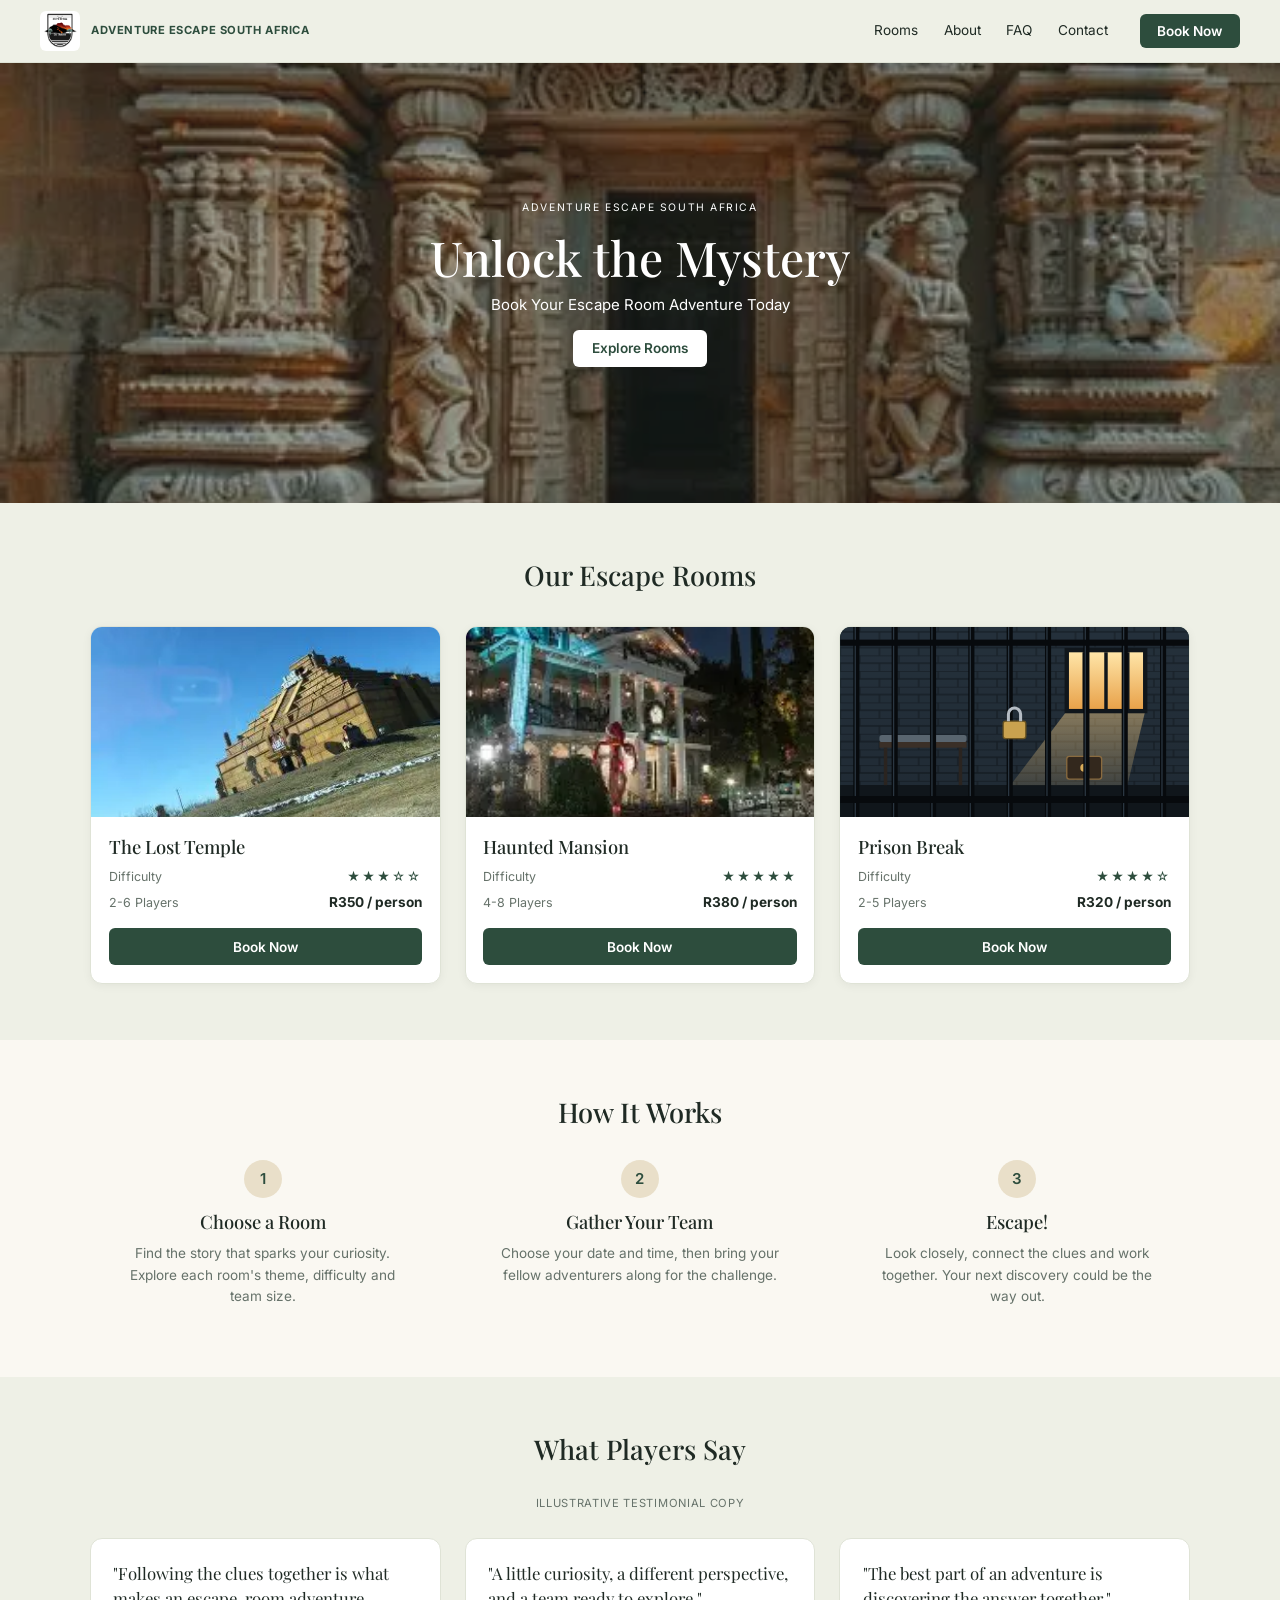
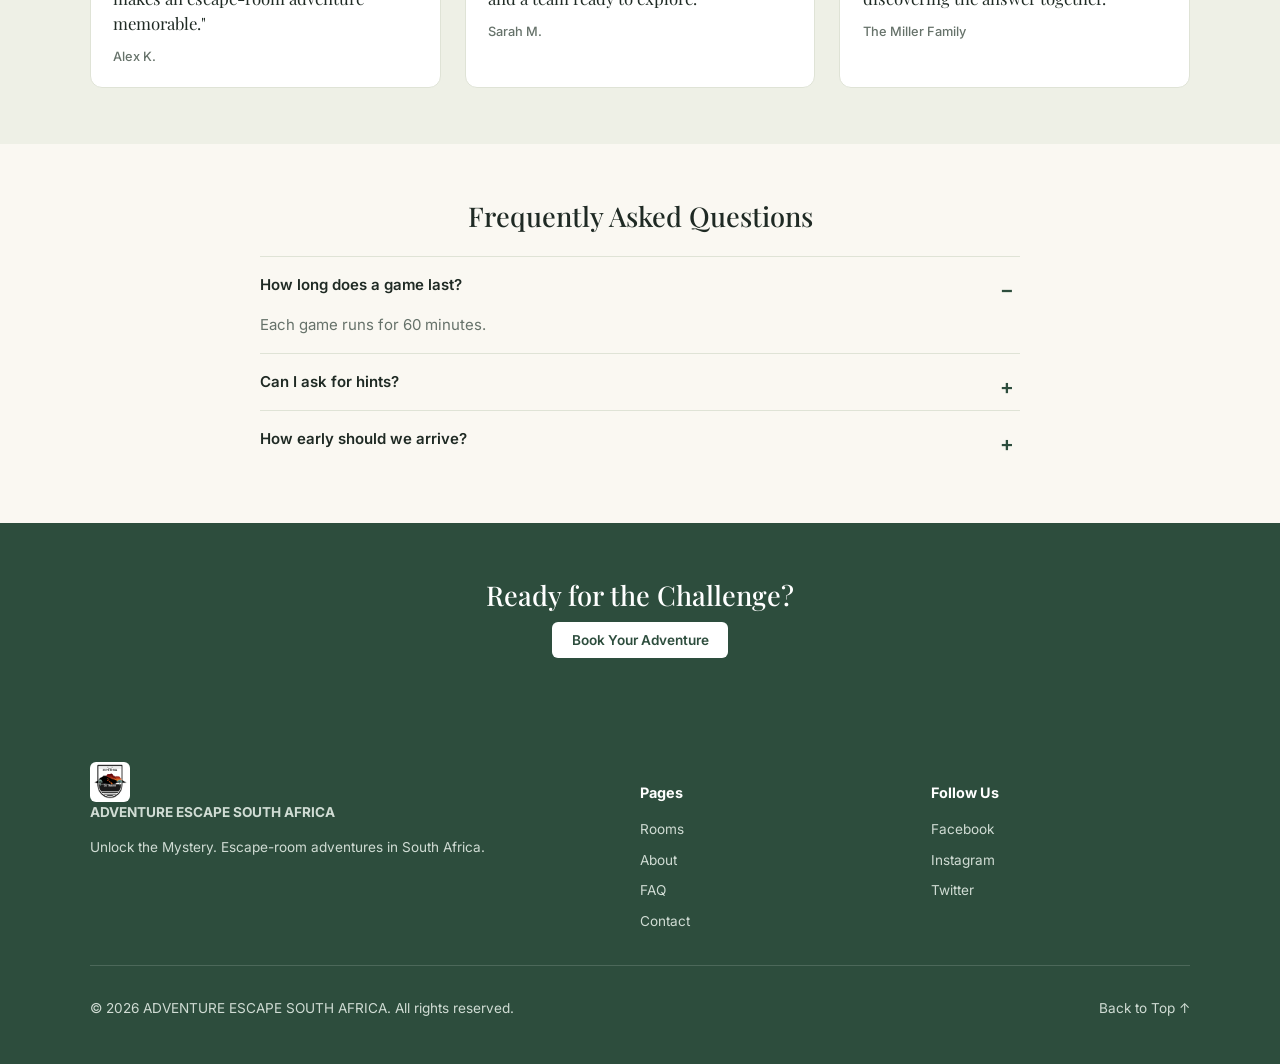
<file: index.html>
<!DOCTYPE html>
<html lang="en">

<head>
    <meta charset="UTF-8">
    <meta name="viewport" content="width=device-width, initial-scale=1.0">
    <link rel="stylesheet" href="styles.css">
   <script src="script.js" defer></script>
    <title>Adventure Escape South Africa - Home</title>
</head>

<body id="top">
    <header>
        <a href="index.html"><img src="images/logo.png" alt="Adventure Escape South Africa logo" width="40" height="40"> <strong>ADVENTURE ESCAPE SOUTH AFRICA</strong></a>
        <nav>
            <ul>
                <li><a href="rooms.html">Rooms</a></li>
                <li><a href="about.html">About</a></li>
                <li><a href="index.html#faq">FAQ</a></li>
                <li><a href="contact.html">Contact</a></li>
            </ul>
        </nav>
        <a href="booking.html"><button type="button">Book Now</button></a>
    </header>
    <hr>
    <main>
        <section>
            <img src="images/ancient-temple-entrance.webp" alt="Ancient temple entrance" width="100%">
            <p>ADVENTURE ESCAPE SOUTH AFRICA</p>
            <h1>Unlock the Mystery</h1>
            <p>Book Your Escape Room Adventure Today</p>
            <a href="rooms.html"><button type="button">Explore Rooms</button></a>
        </section>

        <section>
            <h2>Our Escape Rooms</h2>
            <article>
                <img src="images/lost-temple.webp" alt="The Lost Temple" width="300">
                <p><small></small></p>
                <h3>The Lost Temple</h3>
                <p>Difficulty: 3 / 5</p>
                <p>2-6 Players | R350 / person</p>
                <a href="booking.html"><button type="button">Book Now</button></a>
            </article>
            <article>
                <img src="images/haunted-mansion.webp" alt="Haunted Mansion" width="300">
                <p><small></small></p>
                <h3>Haunted Mansion</h3>
                <p>Difficulty: 5 / 5</p>
                <p>4-8 Players | R380 / person</p>
                <a href="booking.html"><button type="button">Book Now</button></a>
            </article>
            <article>
                <img src="images/prison-break.svg" alt="Prison Break" width="300">
                <p><small></small></p>
                <h3>Prison Break</h3>
                <p>Difficulty: 4 / 5</p>
                <p>2-5 Players | R320 / person</p>
                <a href="booking.html"><button type="button">Book Now</button></a>
            </article>
        </section>

        <section>
            <h2>How It Works</h2>
            <ol>
                <li>
                    <h3>Choose a Room</h3>
                    <p>Find the story that sparks your curiosity. Explore each room's theme, difficulty and team size.</p>
                </li>
                <li>
                    <h3>Gather Your Team</h3>
                    <p>Choose your date and time, then bring your fellow adventurers along for the challenge.</p>
                </li>
                <li>
                    <h3>Escape!</h3>
                    <p>Look closely, connect the clues and work together. Your next discovery could be the way out.</p>
                </li>
            </ol>
        </section>

        <section>
            <h2>What Players Say</h2>
            <p><small>Illustrative testimonial copy</small></p>
            <blockquote>
                <p>"Following the clues together is what makes an escape-room adventure memorable."</p>
                <footer>Alex K.</footer>
            </blockquote>
            <blockquote>
                <p>"A little curiosity, a different perspective, and a team ready to explore."</p>
                <footer>Sarah M.</footer>
            </blockquote>
            <blockquote>
                <p>"The best part of an adventure is discovering the answer together."</p>
                <footer>The Miller Family</footer>
            </blockquote>
        </section>

        <section id="faq">
            <h2>Frequently Asked Questions</h2>
            <dl>
                <dt>How long does a game last?</dt>
                <dd>Each game runs for 60 minutes.</dd>
                <dt>Can I ask for hints?</dt>
                <dd>Yes, you can ask your game master for up to 3 clues.</dd>
                <dt>How early should we arrive?</dt>
                <dd>Please arrive 15 minutes before your scheduled start time.</dd>
            </dl>
        </section>
    </main>
    <hr>
    <footer>
        <p><img src="images/logo.png" alt="Logo" width="40" height="40"> <strong>ADVENTURE ESCAPE SOUTH AFRICA</strong></p>
        <p>Unlock the Mystery. Escape-room adventures in South Africa.</p>
        <h4>Pages</h4>
        <ul>
            <li><a href="rooms.html">Rooms</a></li>
            <li><a href="about.html">About</a></li>
            <li><a href="index.html#faq">FAQ</a></li>
            <li><a href="contact.html">Contact</a></li>
        </ul>
        <h4>Follow Us</h4>
        <ul>
            <li><a href="#">Facebook</a></li>
            <li><a href="#">Instagram</a></li>
            <li><a href="#">Twitter</a></li>
        </ul>
        <p>&copy; 2026 ADVENTURE ESCAPE SOUTH AFRICA. All rights reserved.</p>
        <p><a href="#top">Back to Top &uarr;</a></p>
    </footer>
</body>

</html>
</file>
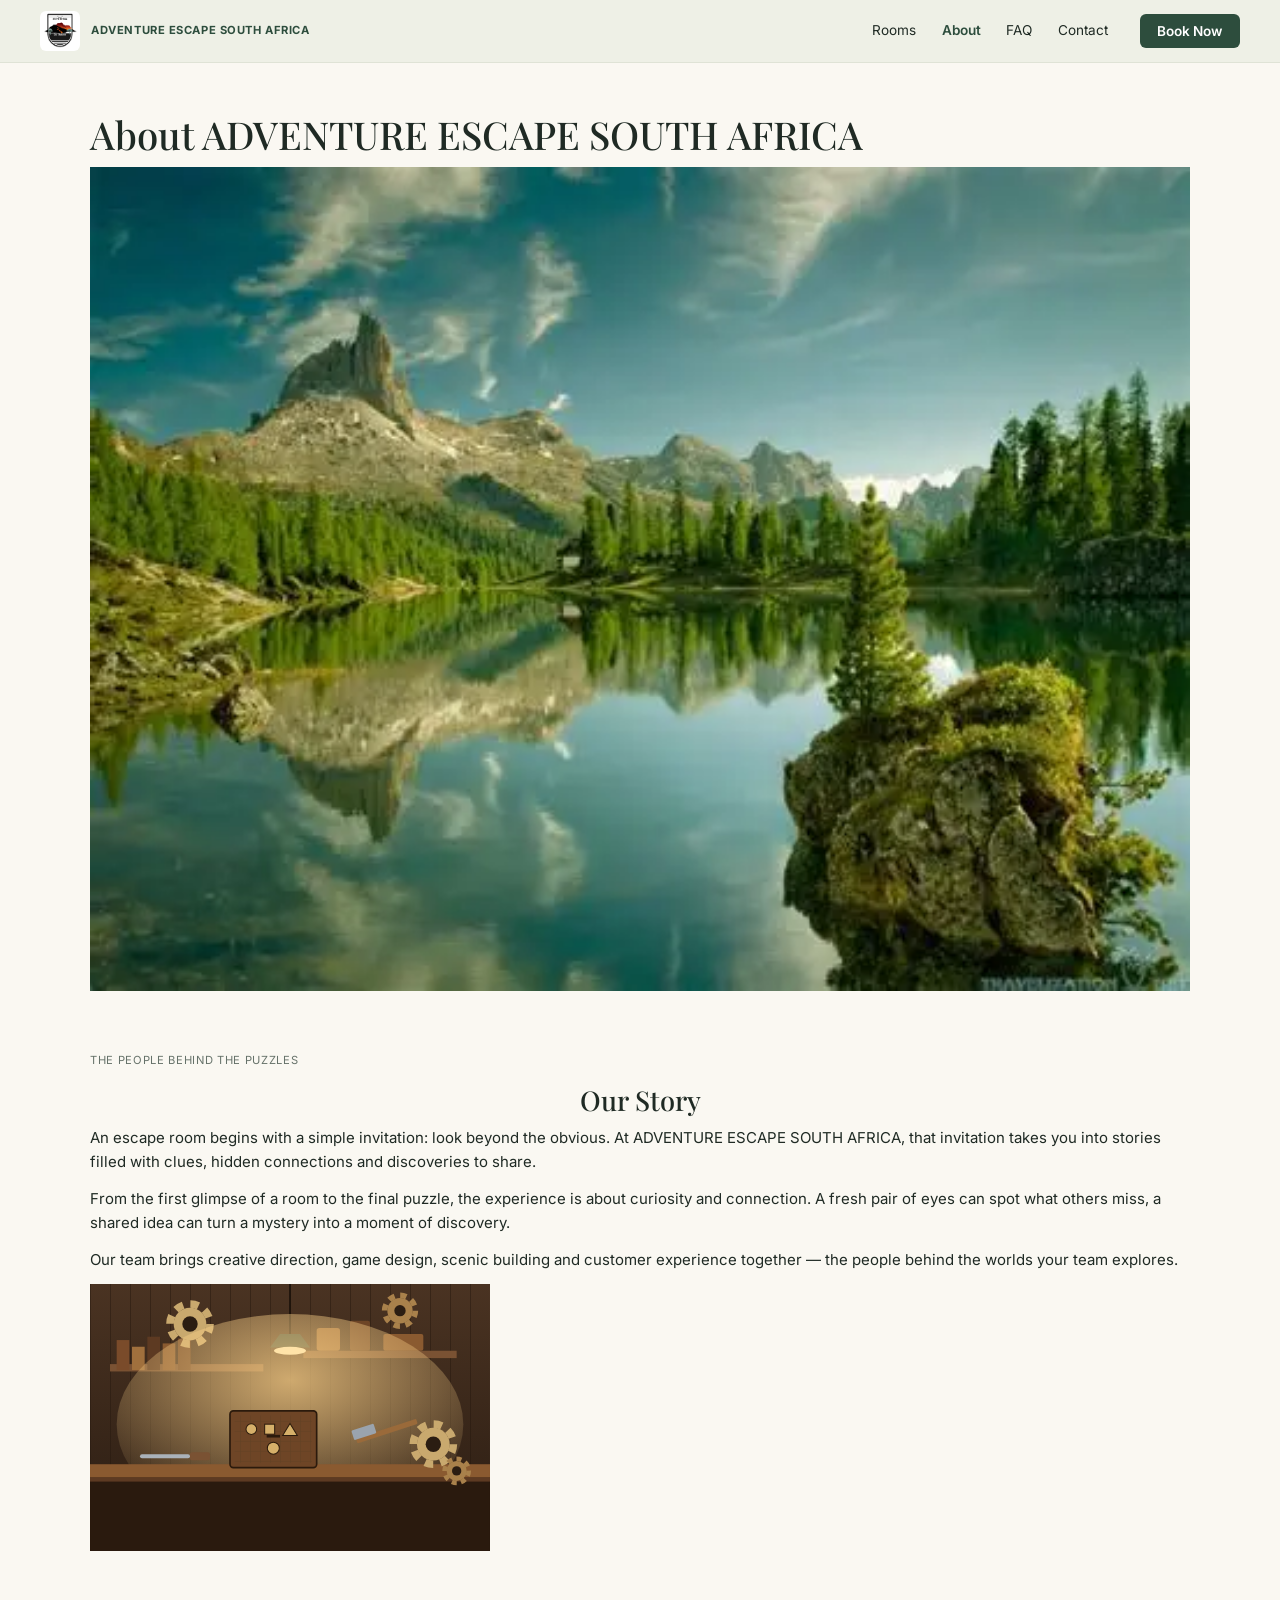
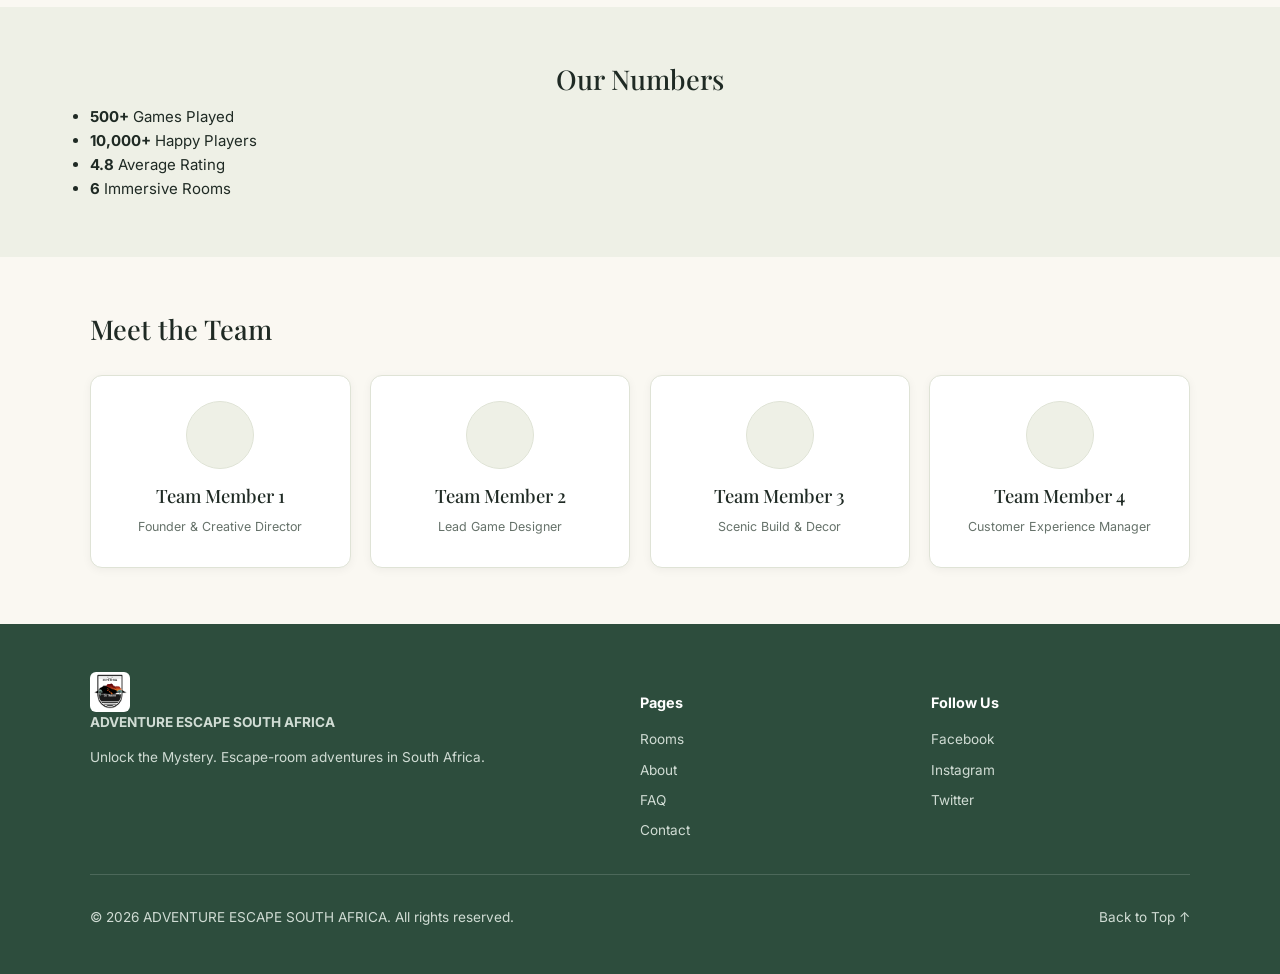
<file: about.html>
<!DOCTYPE html>
<html lang="en">

<head>
    <meta charset="UTF-8">
    <meta name="viewport" content="width=device-width, initial-scale=1.0">
    <link rel="stylesheet" href="styles.css">
   <script src="script.js" defer></script>
    <title>About - Adventure Escape South Africa</title>
</head>

<body id="top">
    <header>
        <a href="index.html"><img src="images/logo.png" alt="Adventure Escape South Africa logo" width="40" height="40"> <strong>ADVENTURE ESCAPE SOUTH AFRICA</strong></a>
        <nav>
            <ul>
                <li><a href="rooms.html">Rooms</a></li>
                <li><a href="about.html">About</a></li>
                <li><a href="index.html#faq">FAQ</a></li>
                <li><a href="contact.html">Contact</a></li>
            </ul>
        </nav>
        <a href="booking.html"><button type="button">Book Now</button></a>
    </header>
    <hr>
    <main>
        <h1>About ADVENTURE ESCAPE SOUTH AFRICA</h1>
        <img src="images/lake-adventure.webp" alt="A group of friends solving a puzzle together" width="100%">

        <section>
            <p><small>THE PEOPLE BEHIND THE PUZZLES</small></p>
            <h2>Our Story</h2>
            <p>An escape room begins with a simple invitation: look beyond the obvious. At ADVENTURE ESCAPE SOUTH AFRICA, that invitation takes you into stories filled with clues, hidden connections and discoveries to share.</p>
            <p>From the first glimpse of a room to the final puzzle, the experience is about curiosity and connection. A fresh pair of eyes can spot what others miss, a shared idea can turn a mystery into a moment of discovery.</p>
            <p>Our team brings creative direction, game design, scenic building and customer experience together &mdash; the people behind the worlds your team explores.</p>
            <img src="images/workshop.svg" alt="Craftsmen building a puzzle prop" width="400">
        </section>

        <section>
            <h2>Our Numbers</h2>
            <ul>
                <li><strong>500+</strong> Games Played</li>
                <li><strong>10,000+</strong> Happy Players</li>
                <li><strong>4.8</strong> Average Rating</li>
                <li><strong>6</strong> Immersive Rooms</li>
            </ul>
        </section>

        <section>
            <h2>Meet the Team</h2>
            <article>
                <h3>Team Member 1</h3>
                <p>Founder &amp; Creative Director</p>
            </article>
            <article>
                <h3>Team Member 2</h3>
                <p>Lead Game Designer</p>
            </article>
            <article>
                <h3>Team Member 3</h3>
                <p>Scenic Build &amp; Decor</p>
            </article>
            <article>
                <h3>Team Member 4</h3>
                <p>Customer Experience Manager</p>
            </article>
        </section>
    </main>
    <hr>
    <footer>
        <p><img src="images/logo.png" alt="Logo" width="40" height="40"> <strong>ADVENTURE ESCAPE SOUTH AFRICA</strong></p>
        <p>Unlock the Mystery. Escape-room adventures in South Africa.</p>
        <h4>Pages</h4>
        <ul>
            <li><a href="rooms.html">Rooms</a></li>
            <li><a href="about.html">About</a></li>
            <li><a href="index.html#faq">FAQ</a></li>
            <li><a href="contact.html">Contact</a></li>
        </ul>
        <h4>Follow Us</h4>
        <ul>
            <li><a href="#">Facebook</a></li>
            <li><a href="#">Instagram</a></li>
            <li><a href="#">Twitter</a></li>
        </ul>
        <p>&copy; 2026 ADVENTURE ESCAPE SOUTH AFRICA. All rights reserved.</p>
        <p><a href="#top">Back to Top &uarr;</a></p>
    </footer>
</body>

</html>
</file>
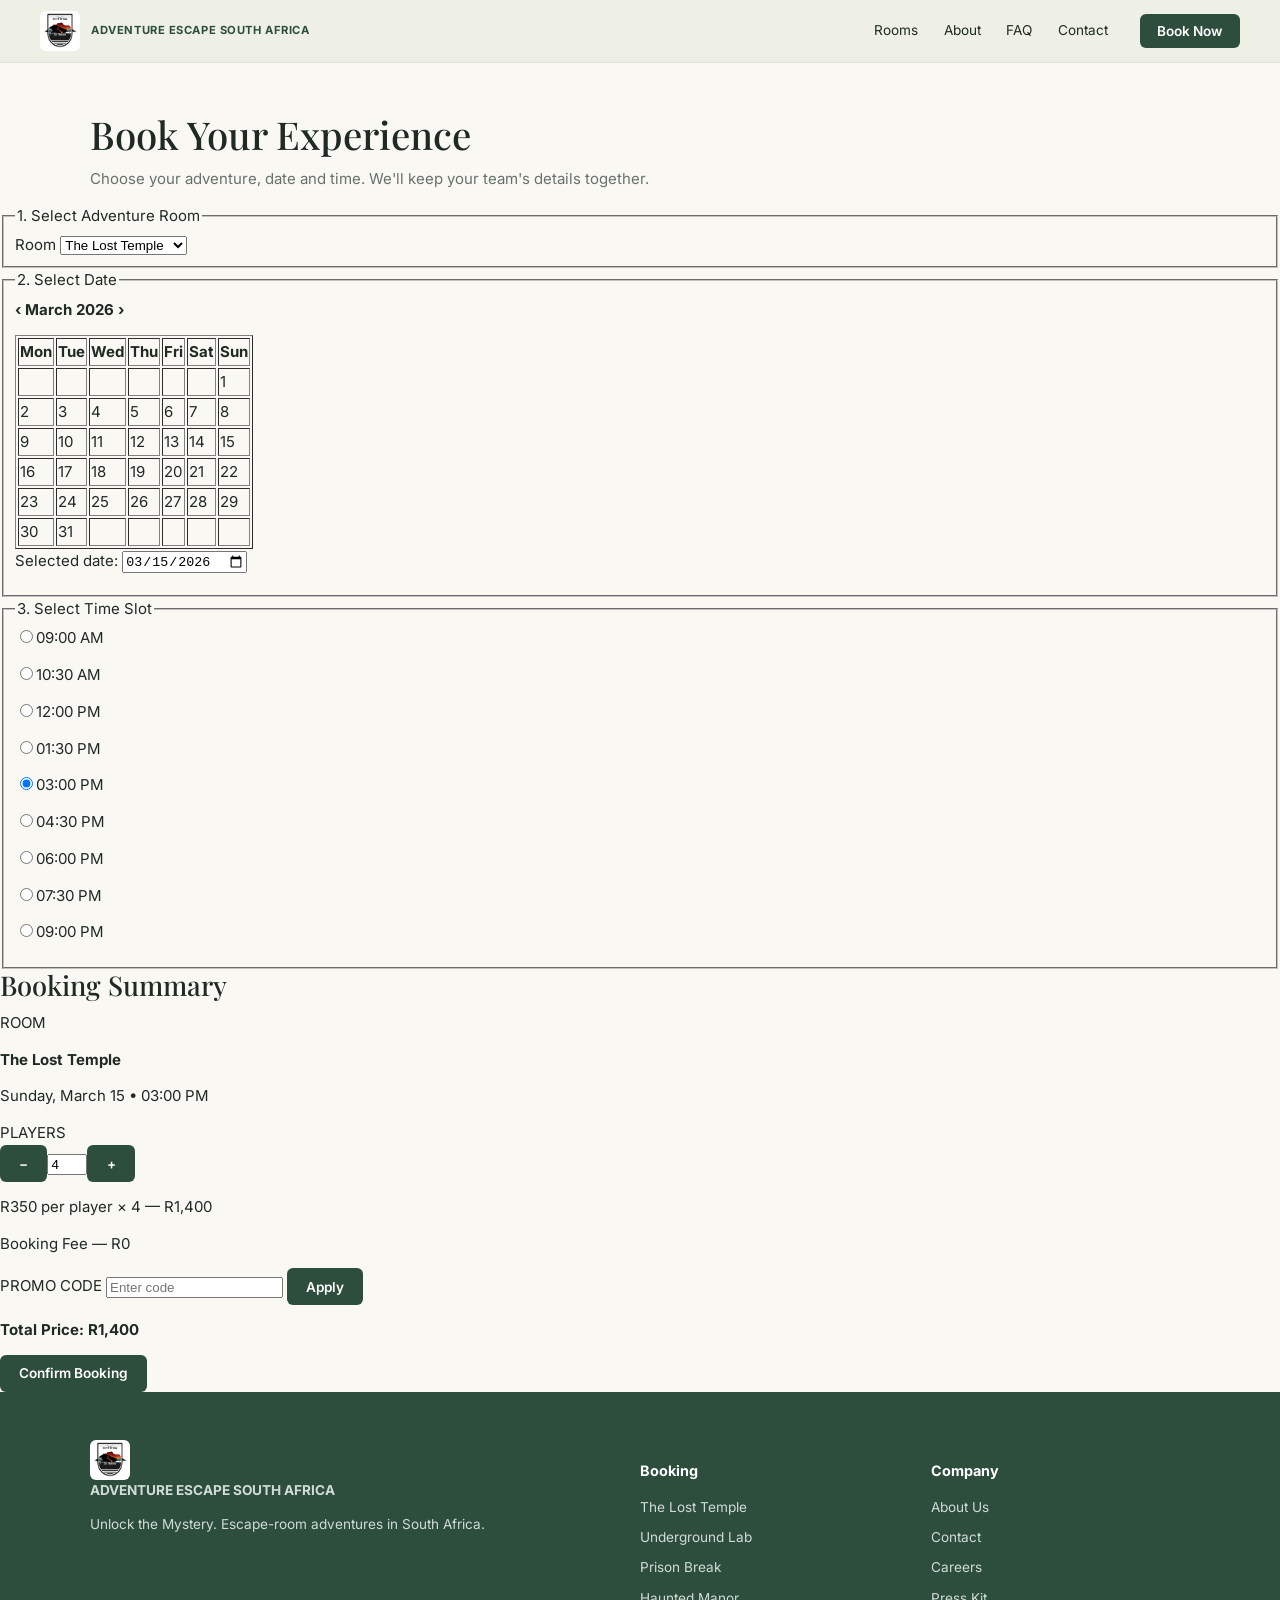
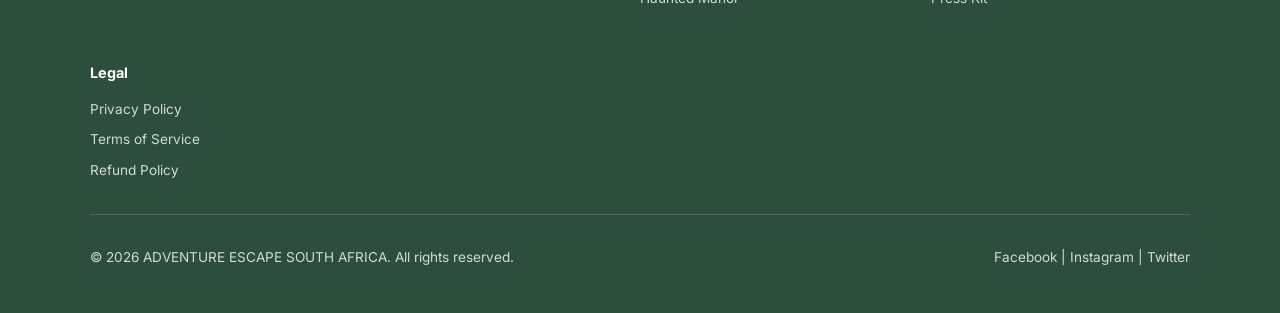
<file: booking.html>
<!DOCTYPE html>
<html lang="en">
<head>
  <meta charset="UTF-8">
  <meta name="viewport" content="width=device-width, initial-scale=1.0">
  <link rel="stylesheet" href="styles.css">
   <script src="script.js" defer></script>
  <title>Book Your Experience - Adventure Escape South Africa</title>
</head>
<body id="top">
<header>
  <a href="index.html"><img src="images/logo.png" alt="Adventure Escape South Africa logo" width="40" height="40"> <strong>ADVENTURE ESCAPE SOUTH AFRICA</strong></a>
  <nav>
    <ul>
      <li><a href="rooms.html">Rooms</a></li>
      <li><a href="about.html">About</a></li>
      <li><a href="index.html#faq">FAQ</a></li>
      <li><a href="contact.html">Contact</a></li>
    </ul>
  </nav>
  <a href="booking.html"><button type="button">Book Now</button></a>
</header>
<hr>
<main>
  <h1>Book Your Experience</h1>
  <p>Choose your adventure, date and time. We'll keep your team's details together.</p>

  <form action="#" method="post">
    <fieldset>
      <legend>1. Select Adventure Room</legend>
      <label for="room">Room</label>
      <select id="room" name="room">
        <option>The Lost Temple</option>
        <option>Haunted Mansion</option>
        <option>Prison Break</option>
        <option>Space Station</option>
        <option>Pirate Cove</option>
        <option>Zombie Lab</option>
      </select>
    </fieldset>

    <fieldset>
      <legend>2. Select Date</legend>
      <p><strong>&lsaquo; March 2026 &rsaquo;</strong></p>
      <table border="1">
        <thead>
          <tr><th>Mon</th><th>Tue</th><th>Wed</th><th>Thu</th><th>Fri</th><th>Sat</th><th>Sun</th></tr>
        </thead>
        <tbody>
          <tr><td></td><td></td><td></td><td></td><td></td><td></td><td>1</td></tr>
          <tr><td>2</td><td>3</td><td>4</td><td>5</td><td>6</td><td>7</td><td>8</td></tr>
          <tr><td>9</td><td>10</td><td>11</td><td>12</td><td>13</td><td>14</td><td>15</td></tr>
          <tr><td>16</td><td>17</td><td>18</td><td>19</td><td>20</td><td>21</td><td>22</td></tr>
          <tr><td>23</td><td>24</td><td>25</td><td>26</td><td>27</td><td>28</td><td>29</td></tr>
          <tr><td>30</td><td>31</td><td></td><td></td><td></td><td></td><td></td></tr>
        </tbody>
      </table>
      <p>
        <label for="date">Selected date:</label>
        <input type="date" id="date" name="date" value="2026-03-15">
      </p>
    </fieldset>

    <fieldset>
      <legend>3. Select Time Slot</legend>
      <p><input type="radio" id="t1" name="time" value="09:00"><label for="t1">09:00 AM</label></p>
      <p><input type="radio" id="t2" name="time" value="10:30"><label for="t2">10:30 AM</label></p>
      <p><input type="radio" id="t3" name="time" value="12:00"><label for="t3">12:00 PM</label></p>
      <p><input type="radio" id="t4" name="time" value="01:30"><label for="t4">01:30 PM</label></p>
      <p><input type="radio" id="t5" name="time" value="03:00" checked><label for="t5">03:00 PM</label></p>
      <p><input type="radio" id="t6" name="time" value="04:30"><label for="t6">04:30 PM</label></p>
      <p><input type="radio" id="t7" name="time" value="06:00"><label for="t7">06:00 PM</label></p>
      <p><input type="radio" id="t8" name="time" value="07:30"><label for="t8">07:30 PM</label></p>
      <p><input type="radio" id="t9" name="time" value="21:00"><label for="t9">09:00 PM</label></p>
    </fieldset>

    <aside>
      <h2>Booking Summary</h2>
      <p>ROOM</p>
      <p><strong>The Lost Temple</strong></p>
      <p>Sunday, March 15 &bull; 03:00 PM</p>
      <hr>
      <p>
        <label for="players">PLAYERS</label>
        <input type="number" id="players" name="players" min="2" max="6" value="4">
      </p>
      <p>R350 per player &times; 4 &mdash; R1,400</p>
      <p>Booking Fee &mdash; R0</p>
      <p>
        <label for="promo">PROMO CODE</label>
        <input type="text" id="promo" name="promo" placeholder="Enter code">
        <button type="button">Apply</button>
      </p>
      <hr>
      <p><strong>Total Price: R1,400</strong></p>
      <button type="submit">Confirm Booking</button>
    </aside>
  </form>
</main>
<hr>
<footer>
  <p><img src="images/logo.png" alt="Logo" width="40" height="40"> <strong>ADVENTURE ESCAPE SOUTH AFRICA</strong></p>
  <p>Unlock the Mystery. Escape-room adventures in South Africa.</p>
  <h4>Booking</h4>
  <ul><li><a href="room-detail.html">The Lost Temple</a></li><li><a href="rooms.html">Underground Lab</a></li><li><a href="rooms.html">Prison Break</a></li><li><a href="rooms.html">Haunted Manor</a></li></ul>
  <h4>Company</h4>
  <ul><li><a href="about.html">About Us</a></li><li><a href="contact.html">Contact</a></li><li><a href="#">Careers</a></li><li><a href="#">Press Kit</a></li></ul>
  <h4>Legal</h4>
  <ul><li><a href="#">Privacy Policy</a></li><li><a href="#">Terms of Service</a></li><li><a href="#">Refund Policy</a></li></ul>
  <p>&copy; 2026 ADVENTURE ESCAPE SOUTH AFRICA. All rights reserved.</p>
  <p><a href="#">Facebook</a> | <a href="#">Instagram</a> | <a href="#">Twitter</a></p>
</footer>
</body>
</html>
</file>
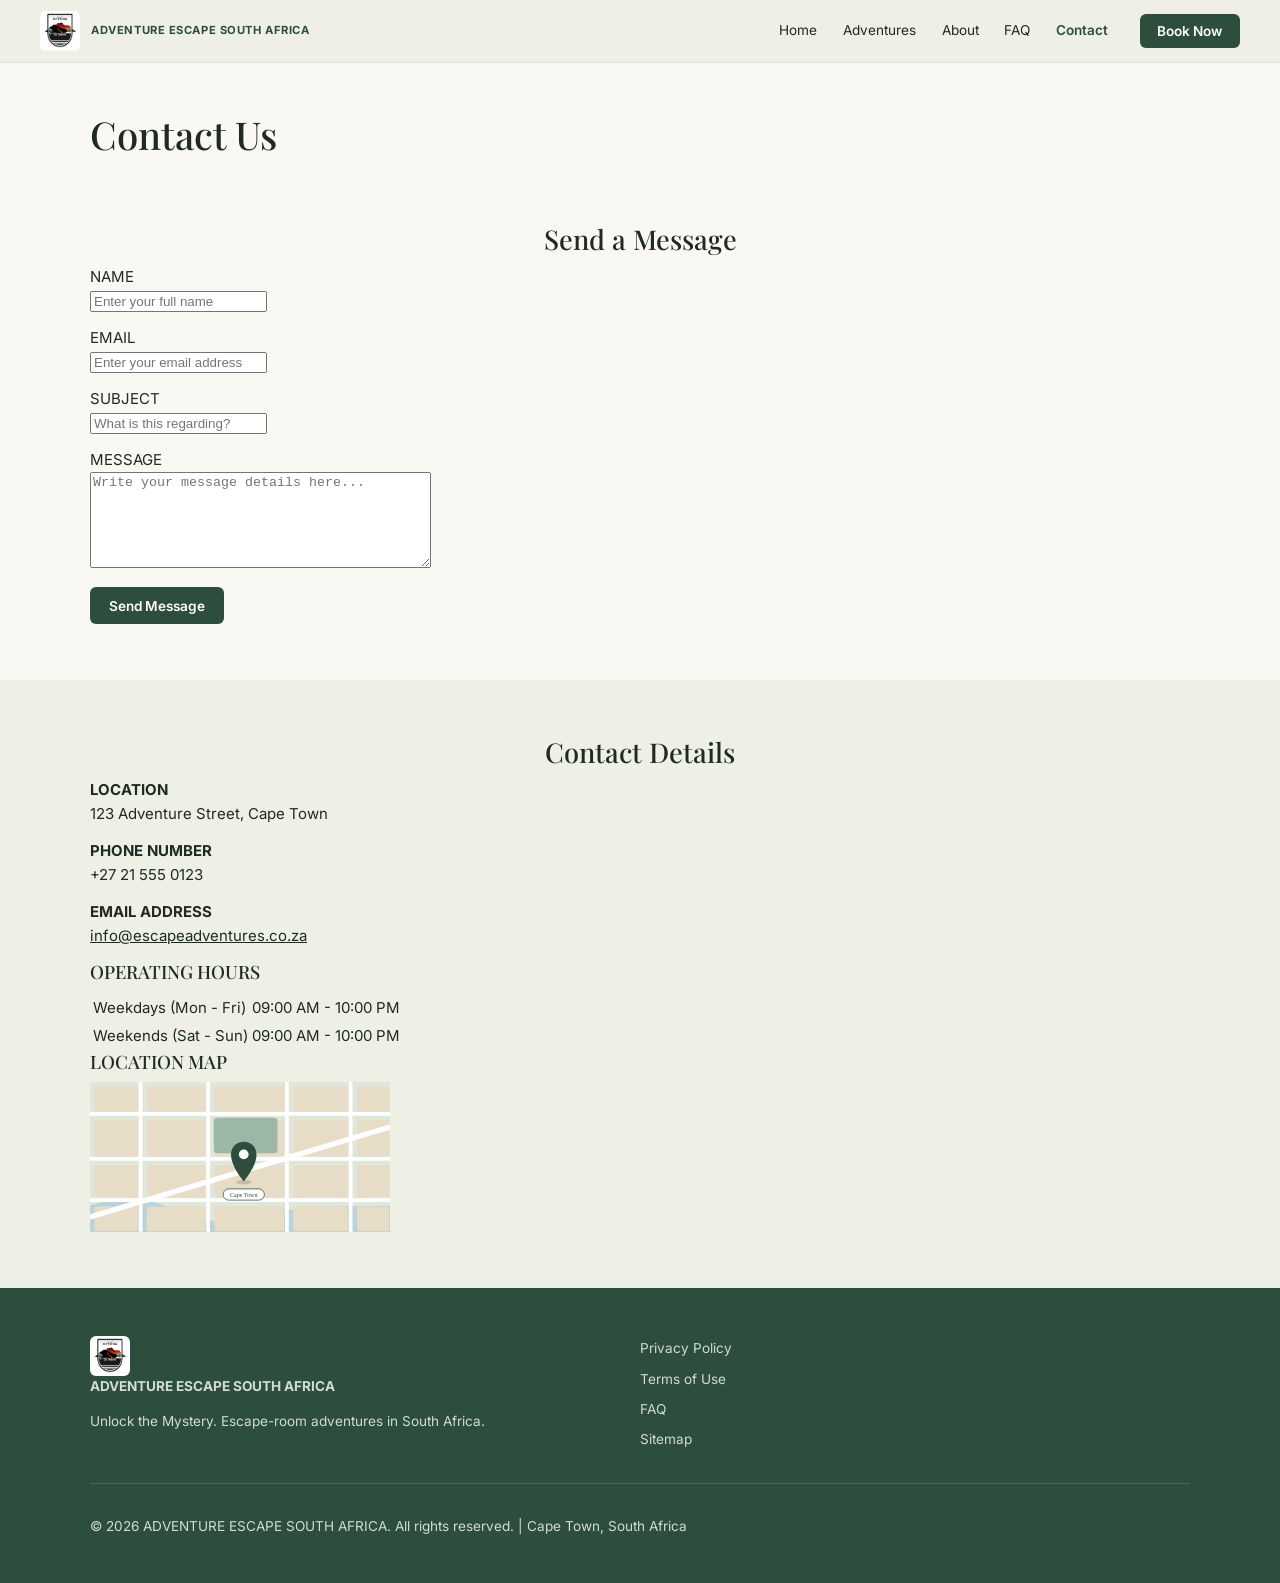
<file: contact.html>
<!DOCTYPE html>
<html lang="en">
<head>
  <meta charset="UTF-8">
  <meta name="viewport" content="width=device-width, initial-scale=1.0">
  <link rel="stylesheet" href="styles.css">
   <script src="script.js" defer></script>
  <title>Contact Us - Adventure Escape South Africa</title>
</head>
<body id="top">
<header>
  <a href="index.html"><img src="images/logo.png" alt="Adventure Escape South Africa logo" width="40" height="40"> <strong>ADVENTURE ESCAPE SOUTH AFRICA</strong></a>
  <nav>
    <ul>
      <li><a href="index.html">Home</a></li>
      <li><a href="rooms.html">Adventures</a></li>
      <li><a href="about.html">About</a></li>
      <li><a href="index.html#faq">FAQ</a></li>
      <li><a href="contact.html">Contact</a></li>
    </ul>
  </nav>
  <a href="booking.html"><button type="button">Book Now</button></a>
</header>
<hr>
<main>
  <h1>Contact Us</h1>
  <hr>

  <section>
    <h2>Send a Message</h2>
    <form action="#" method="post">
      <p><label for="name">NAME</label><br>
        <input type="text" id="name" name="name" placeholder="Enter your full name"></p>
      <p><label for="email">EMAIL</label><br>
        <input type="email" id="email" name="email" placeholder="Enter your email address"></p>
      <p><label for="subject">SUBJECT</label><br>
        <input type="text" id="subject" name="subject" placeholder="What is this regarding?"></p>
      <p><label for="message">MESSAGE</label><br>
        <textarea id="message" name="message" rows="6" cols="40" placeholder="Write your message details here..."></textarea></p>
      <button type="submit">Send Message</button>
    </form>
  </section>

  <section>
    <h2>Contact Details</h2>
    <p><strong>LOCATION</strong><br>123 Adventure Street, Cape Town</p>
    <p><strong>PHONE NUMBER</strong><br>+27 21 555 0123</p>
    <p><strong>EMAIL ADDRESS</strong><br><a href="mailto:info@escapeadventures.co.za">info@escapeadventures.co.za</a></p>

    <h3>OPERATING HOURS</h3>
    <table>
      <tr><td>Weekdays (Mon - Fri)</td><td>09:00 AM - 10:00 PM</td></tr>
      <tr><td>Weekends (Sat - Sun)</td><td>09:00 AM - 10:00 PM</td></tr>
    </table>

    <h3>LOCATION MAP</h3>
    <img src="images/map-cape-town.svg" alt="Map showing our location in Cape Town" width="300">
  </section>
</main>
<hr>
<footer>
  <p><img src="images/logo.png" alt="Logo" width="40" height="40"> <strong>ADVENTURE ESCAPE SOUTH AFRICA</strong></p>
  <p>Unlock the Mystery. Escape-room adventures in South Africa.</p>
  <ul>
    <li><a href="#">Privacy Policy</a></li>
    <li><a href="#">Terms of Use</a></li>
    <li><a href="index.html#faq">FAQ</a></li>
    <li><a href="#">Sitemap</a></li>
  </ul>
  <p>&copy; 2026 ADVENTURE ESCAPE SOUTH AFRICA. All rights reserved. | Cape Town, South Africa</p>
</footer>
</body>
</html>
</file>
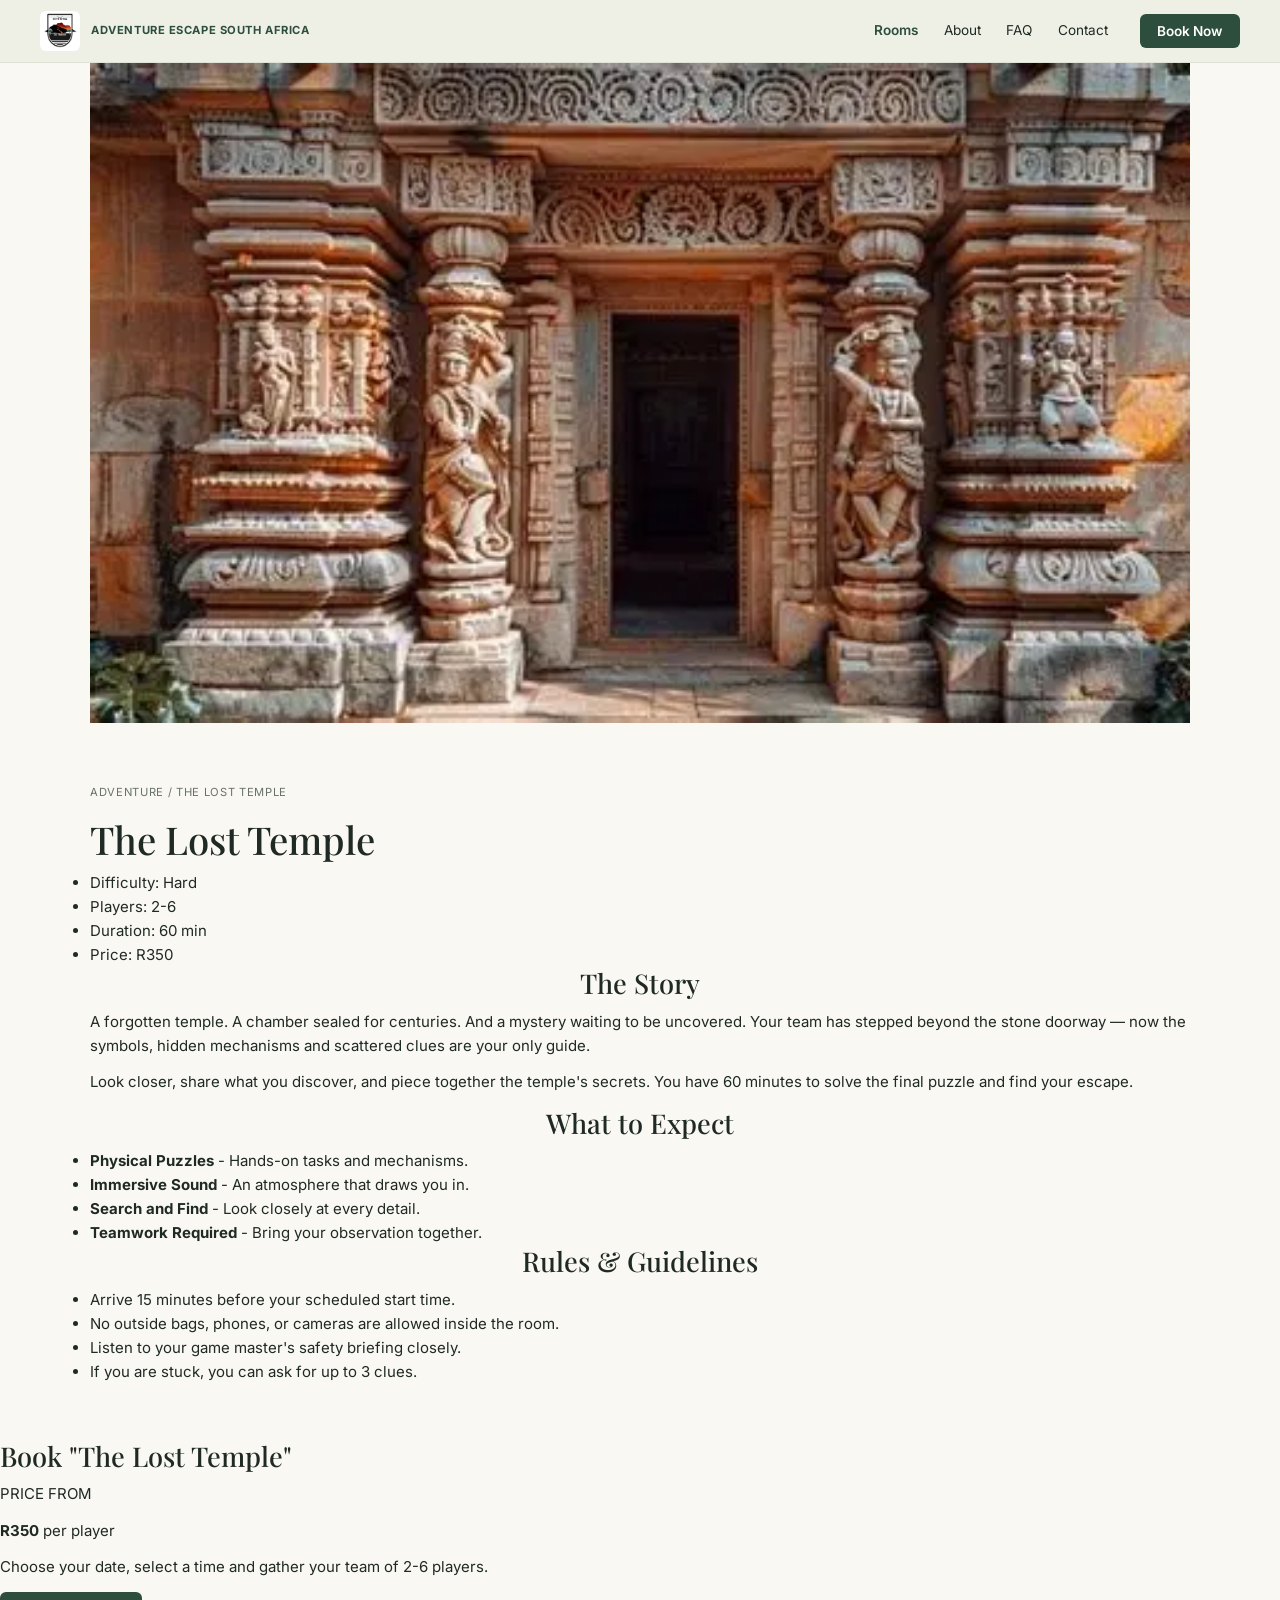
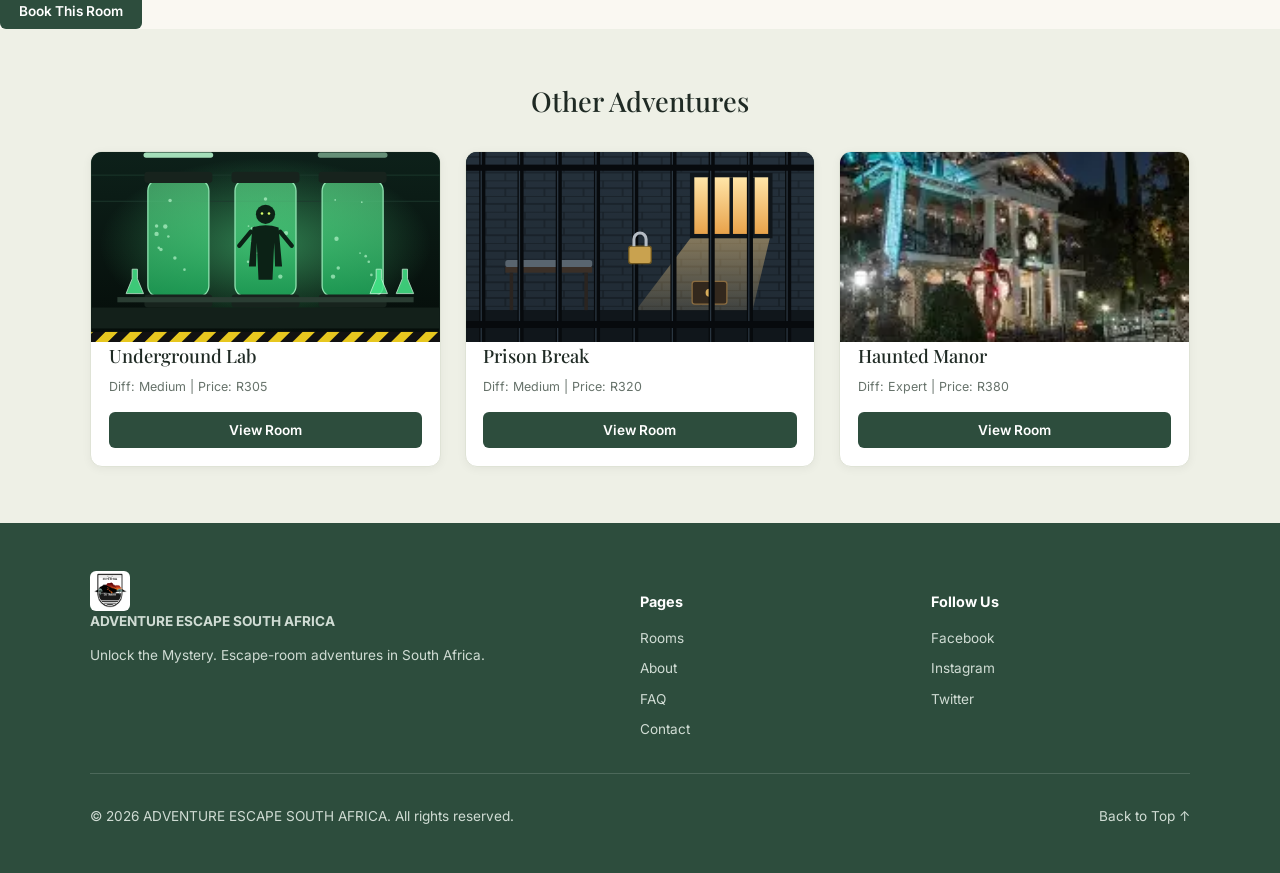
<file: room-detail.html>
<!DOCTYPE html>
<html lang="en">
<head>
  <meta charset="UTF-8">
  <meta name="viewport" content="width=device-width, initial-scale=1.0">
  <link rel="stylesheet" href="styles.css">
   <script src="script.js" defer></script>
  <title>The Lost Temple - Adventure Escape South Africa</title>
</head>
<body id="top">
<header>
  <a href="index.html"><img src="images/logo.png" alt="Adventure Escape South Africa logo" width="40" height="40"> <strong>ADVENTURE ESCAPE SOUTH AFRICA</strong></a>
  <nav>
    <ul>
      <li><a href="rooms.html">Rooms</a></li>
      <li><a href="about.html">About</a></li>
      <li><a href="index.html#faq">FAQ</a></li>
      <li><a href="contact.html">Contact</a></li>
    </ul>
  </nav>
  <a href="booking.html"><button type="button">Book Now</button></a>
</header>
<hr>
<main>
  <img src="images/ancient-temple-entrance.webp" alt="Inside The Lost Temple" width="100%">

  <section>
    <p><small>ADVENTURE / THE LOST TEMPLE</small></p>
    <h1>The Lost Temple</h1>
    <ul>
      <li>Difficulty: Hard</li>
      <li>Players: 2-6</li>
      <li>Duration: 60 min</li>
      <li>Price: R350</li>
    </ul>

    <h2>The Story</h2>
    <p>A forgotten temple. A chamber sealed for centuries. And a mystery waiting to be uncovered. Your team has stepped beyond the stone doorway &mdash; now the symbols, hidden mechanisms and scattered clues are your only guide.</p>
    <p>Look closer, share what you discover, and piece together the temple's secrets. You have 60 minutes to solve the final puzzle and find your escape.</p>

    <h2>What to Expect</h2>
    <ul>
      <li><strong>Physical Puzzles</strong> - Hands-on tasks and mechanisms.</li>
      <li><strong>Immersive Sound</strong> - An atmosphere that draws you in.</li>
      <li><strong>Search and Find</strong> - Look closely at every detail.</li>
      <li><strong>Teamwork Required</strong> - Bring your observation together.</li>
    </ul>

    <h2>Rules &amp; Guidelines</h2>
    <ul>
      <li>Arrive 15 minutes before your scheduled start time.</li>
      <li>No outside bags, phones, or cameras are allowed inside the room.</li>
      <li>Listen to your game master's safety briefing closely.</li>
      <li>If you are stuck, you can ask for up to 3 clues.</li>
    </ul>
  </section>

  <aside>
    <h2>Book "The Lost Temple"</h2>
    <p>PRICE FROM</p>
    <p><strong>R350</strong> per player</p>
    <p>Choose your date, select a time and gather your team of 2-6 players.</p>
    <a href="booking.html"><button type="button">Book This Room</button></a>
  </aside>

  <section>
    <h2>Other Adventures</h2>
    <article>
      <img src="images/zombie-lab.svg" alt="Underground Lab" width="300">
      <h3>Underground Lab</h3>
      <p>Diff: Medium | Price: R305</p>
      <a href="rooms.html"><button type="button">View Room</button></a>
    </article>
    <article>
      <img src="images/prison-break.svg" alt="Prison Break" width="300">
      <h3>Prison Break</h3>
      <p>Diff: Medium | Price: R320</p>
      <a href="rooms.html"><button type="button">View Room</button></a>
    </article>
    <article>
      <img src="images/haunted-mansion.webp" alt="Haunted Manor" width="300">
      <h3>Haunted Manor</h3>
      <p>Diff: Expert | Price: R380</p>
      <a href="rooms.html"><button type="button">View Room</button></a>
    </article>
  </section>
</main>
<hr>
<footer>
  <p><img src="images/logo.png" alt="Logo" width="40" height="40"> <strong>ADVENTURE ESCAPE SOUTH AFRICA</strong></p>
  <p>Unlock the Mystery. Escape-room adventures in South Africa.</p>
  <h4>Pages</h4>
  <ul>
    <li><a href="rooms.html">Rooms</a></li>
    <li><a href="about.html">About</a></li>
    <li><a href="index.html#faq">FAQ</a></li>
    <li><a href="contact.html">Contact</a></li>
  </ul>
  <h4>Follow Us</h4>
  <ul>
    <li><a href="#">Facebook</a></li>
    <li><a href="#">Instagram</a></li>
    <li><a href="#">Twitter</a></li>
  </ul>
  <p>&copy; 2026 ADVENTURE ESCAPE SOUTH AFRICA. All rights reserved.</p>
  <p><a href="#top">Back to Top &uarr;</a></p>
</footer>
</body>
</html>
</file>
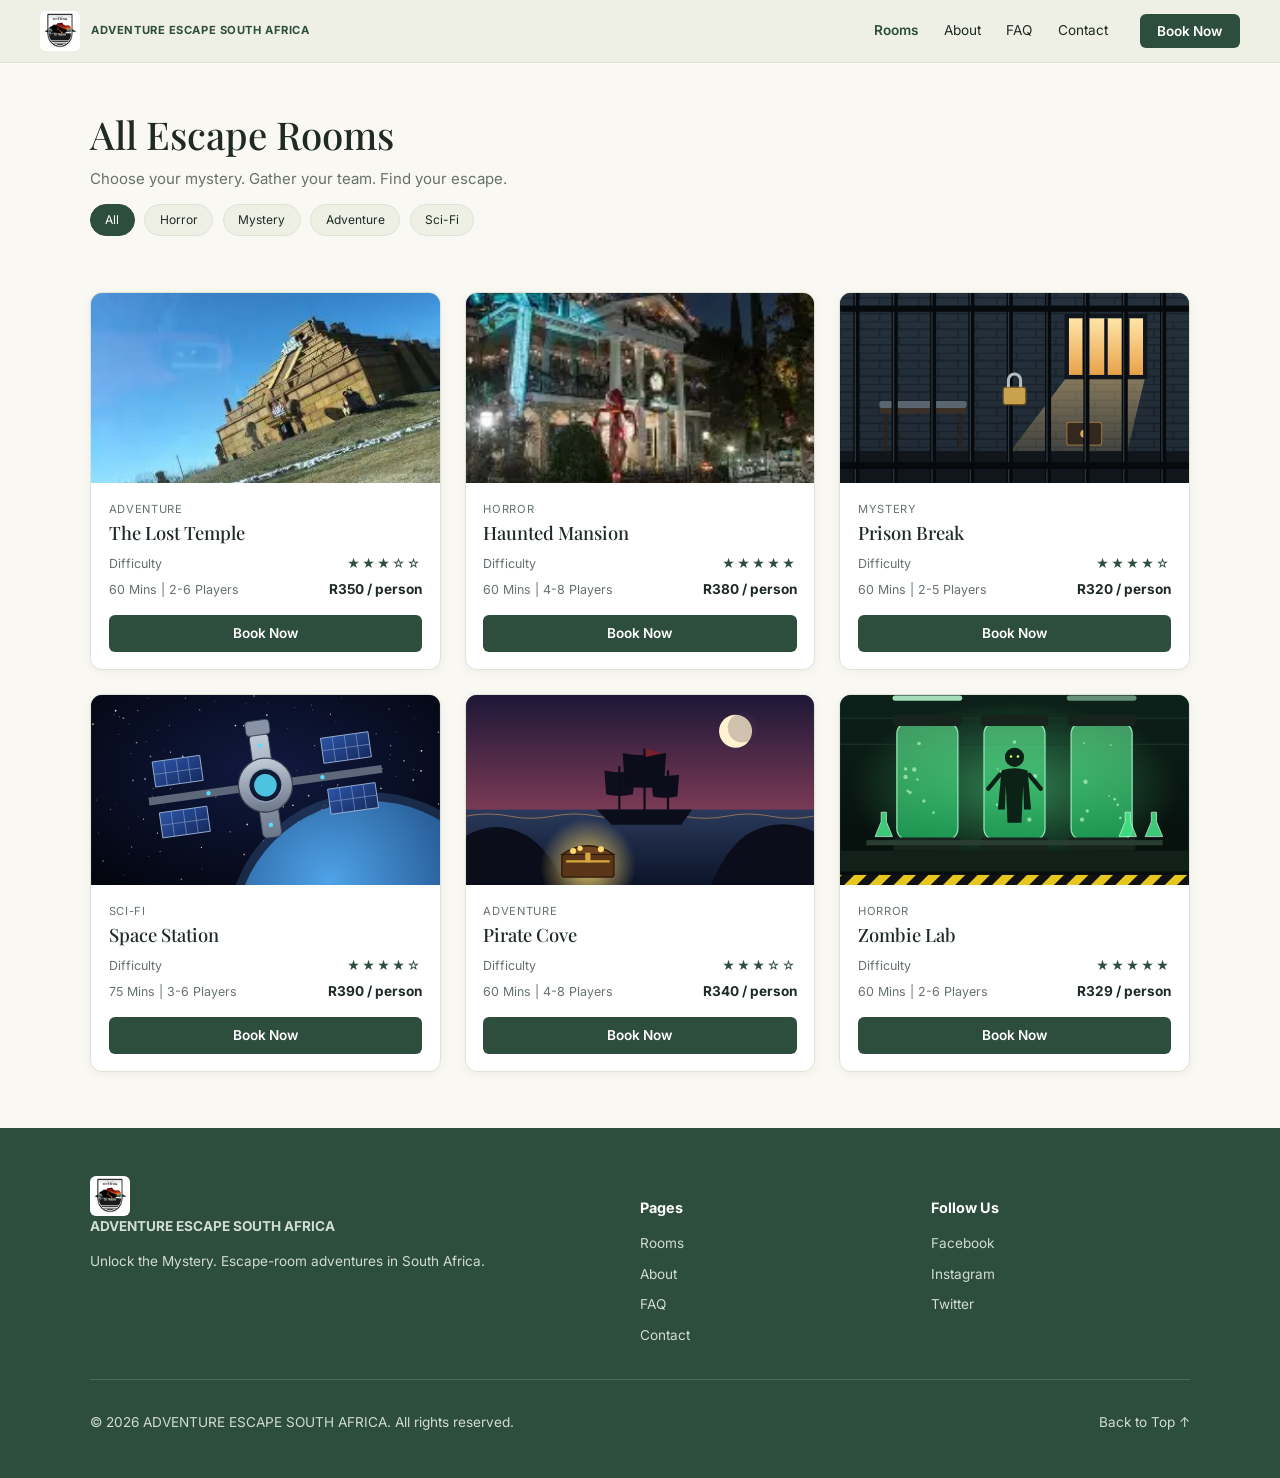
<file: rooms.html>
<!DOCTYPE html>
<html lang="en">
<head>
  <meta charset="UTF-8">
  <meta name="viewport" content="width=device-width, initial-scale=1.0">
  <link rel="stylesheet" href="styles.css">
   <script src="script.js" defer></script>
  <title>All Escape Rooms - Adventure Escape South Africa</title>
</head>
<body id="top">
<header>
  <a href="index.html"><img src="images/logo.png" alt="Adventure Escape South Africa logo" width="40" height="40"> <strong>ADVENTURE ESCAPE SOUTH AFRICA</strong></a>
  <nav>
    <ul>
      <li><a href="rooms.html">Rooms</a></li>
      <li><a href="about.html">About</a></li>
      <li><a href="index.html#faq">FAQ</a></li>
      <li><a href="contact.html">Contact</a></li>
    </ul>
  </nav>
  <a href="booking.html"><button type="button">Book Now</button></a>
</header>
<hr>
<main>
  <h1>All Escape Rooms</h1>
  <p>Choose your mystery. Gather your team. Find your escape.</p>

  <nav aria-label="Room categories">
    <ul>
      <li><a href="rooms.html">All</a></li>
      <li><a href="#horror">Horror</a></li>
      <li><a href="#mystery">Mystery</a></li>
      <li><a href="#adventure">Adventure</a></li>
      <li><a href="#sci-fi">Sci-Fi</a></li>
    </ul>
  </nav>

  <section>
      <article>
        <img src="images/lost-temple.webp" alt="The Lost Temple" width="300">
        <p><small>ADVENTURE</small></p>
        <h3>The Lost Temple</h3>
        <p>Difficulty: 3 / 5</p>
        <p>60 Mins | 2-6 Players | R350 / person</p>
        <a href="booking.html"><button type="button">Book Now</button></a>
      </article>
      <article>
        <img src="images/haunted-mansion.webp" alt="Haunted Mansion" width="300">
        <p><small>HORROR</small></p>
        <h3>Haunted Mansion</h3>
        <p>Difficulty: 5 / 5</p>
        <p>60 Mins | 4-8 Players | R380 / person</p>
        <a href="booking.html"><button type="button">Book Now</button></a>
      </article>
      <article>
        <img src="images/prison-break.svg" alt="Prison Break" width="300">
        <p><small>MYSTERY</small></p>
        <h3>Prison Break</h3>
        <p>Difficulty: 4 / 5</p>
        <p>60 Mins | 2-5 Players | R320 / person</p>
        <a href="booking.html"><button type="button">Book Now</button></a>
      </article>
      <article>
        <img src="images/space-station.svg" alt="Space Station" width="300">
        <p><small>SCI-FI</small></p>
        <h3>Space Station</h3>
        <p>Difficulty: 4 / 5</p>
        <p>75 Mins | 3-6 Players | R390 / person</p>
        <a href="booking.html"><button type="button">Book Now</button></a>
      </article>
      <article>
        <img src="images/pirate-cove.svg" alt="Pirate Cove" width="300">
        <p><small>ADVENTURE</small></p>
        <h3>Pirate Cove</h3>
        <p>Difficulty: 3 / 5</p>
        <p>60 Mins | 4-8 Players | R340 / person</p>
        <a href="booking.html"><button type="button">Book Now</button></a>
      </article>
      <article>
        <img src="images/zombie-lab.svg" alt="Zombie Lab" width="300">
        <p><small>HORROR</small></p>
        <h3>Zombie Lab</h3>
        <p>Difficulty: 5 / 5</p>
        <p>60 Mins | 2-6 Players | R329 / person</p>
        <a href="booking.html"><button type="button">Book Now</button></a>
      </article>
  </section>
</main>
<hr>
<footer>
  <p><img src="images/logo.png" alt="Logo" width="40" height="40"> <strong>ADVENTURE ESCAPE SOUTH AFRICA</strong></p>
  <p>Unlock the Mystery. Escape-room adventures in South Africa.</p>
  <h4>Pages</h4>
  <ul>
    <li><a href="rooms.html">Rooms</a></li>
    <li><a href="about.html">About</a></li>
    <li><a href="index.html#faq">FAQ</a></li>
    <li><a href="contact.html">Contact</a></li>
  </ul>
  <h4>Follow Us</h4>
  <ul>
    <li><a href="#">Facebook</a></li>
    <li><a href="#">Instagram</a></li>
    <li><a href="#">Twitter</a></li>
  </ul>
  <p>&copy; 2026 ADVENTURE ESCAPE SOUTH AFRICA. All rights reserved.</p>
  <p><a href="#top">Back to Top &uarr;</a></p>
</footer>
</body>
</html>
</file>
<file: styles.css>
@import url('https://fonts.googleapis.com/css2?family=Inter:wght@400;500;600&family=Playfair+Display:wght@400;500;600&display=swap');

:root {
  --green: #2d4d3d;
  --green-d: #243f32;
  --cream: #faf8f2;
  --sage: #eef0e6;
  --line: #dfe3d6;
  --ink: #1f2a24;
  --muted: #66726a;
  --sand: #e9dfc9;
  --err: #b3261e;
  --r: 8px;
}

*, *::before, *::after { box-sizing: border-box; }
html { scroll-behavior: smooth; }
body { margin: 0; font: 15px/1.6 Inter, system-ui, sans-serif; color: var(--ink); background: var(--cream); }
h1, h2, h3 { font-family: 'Playfair Display', Georgia, serif; font-weight: 500; line-height: 1.2; margin: 0 0 .6rem; }
h1 { font-size: 2.4rem; }
h2 { font-size: 1.7rem; }
h3 { font-size: 1.15rem; }
p { margin: 0 0 .8rem; }
ul, ol { margin: 0; padding: 0; }
a { color: inherit; }
img { max-width: 100%; display: block; }
small { font-size: .7rem; letter-spacing: .06em; color: var(--muted); text-transform: uppercase; }
hr { display: none; }
:focus-visible { outline: 3px solid #8fb39f; outline-offset: 2px; }
.sr-only { position: absolute; width: 1px; height: 1px; overflow: hidden; clip: rect(0 0 0 0); }

/* --- Buttons --- */
button { font: 600 .85rem Inter, sans-serif; background: var(--green); color: #fff; border: 0; border-radius: 6px; padding: .65rem 1.2rem; cursor: pointer; transition: background .2s; }
button:hover { background: var(--green-d); }
a > button { pointer-events: none; }

/* --- Header & Dropdown --- */
header { position: sticky; top: 0; z-index: 50; display: flex; align-items: center; gap: 2rem; padding: .7rem max(1.5rem, calc((100% - 1200px) / 2)); background: var(--sage); border-bottom: 1px solid var(--line); }
header > a:first-child { display: flex; align-items: center; gap: .7rem; text-decoration: none; font-size: .7rem; letter-spacing: .05em; color: var(--green); }
header img { border-radius: 6px; background: var(--green); }
header nav { margin-left: auto; }
header nav ul { display: flex; gap: 1.6rem; list-style: none; }
header nav a { text-decoration: none; font-size: .85rem; padding: .4rem 0; display: inline-block; }
header nav a:hover, header nav a[aria-current] { color: var(--green); font-weight: 600; }
header > a:last-child button { padding: .55rem 1.1rem; }
.has-dropdown { position: relative; }
.dropdown { display: none; position: absolute; top: 100%; left: -1rem; min-width: 200px; background: #fff; border: 1px solid var(--line); border-radius: var(--r); box-shadow: 0 8px 24px rgba(0,0,0,.1); padding: .4rem 0; list-style: none; flex-direction: column; gap: 0 !important; }
.has-dropdown:hover .dropdown, .has-dropdown:focus-within .dropdown, .has-dropdown.open .dropdown { display: flex; }
.dropdown a { display: block; width: 100%; padding: .5rem 1rem !important; font-weight: 400 !important; }
.dropdown a:hover { background: var(--sage); }
.nav-toggle { display: none; background: none; color: var(--green); font-size: 1.4rem; padding: .2rem .6rem; border: 1px solid var(--line); }

/* --- Page Wrappers --- */
main > :is(h1, p, nav, hr, img) { width: min(1100px, 100% - 3rem); margin-inline: auto; }
main > section { padding: 3.5rem max(1.5rem, calc((100% - 1100px) / 2)); }
main > section:nth-of-type(odd) { background: var(--cream); }
main > section:nth-of-type(even) { background: var(--sage); }
section > h2 { text-align: center; }

/* --- Home Hero --- */
main > section:first-child:has(> img) { position: relative; min-height: 440px; display: flex; flex-direction: column; align-items: center; justify-content: center; text-align: center; color: #fff; background: #1d2f25; overflow: hidden; }
main > section:first-child > img { position: absolute; inset: 0; width: 100%; height: 100%; object-fit: cover; opacity: .55; }
main > section:first-child > *:not(img) { position: relative; }
main > section:first-child > p:first-of-type { font-size: .65rem; letter-spacing: .15em; }
main > section:first-child h1 { font-size: 3rem; margin-bottom: .4rem; }
main > section:first-child button { background: #fff; color: var(--green); }

/* --- Room Cards --- */
section:has(> article > img) { display: grid; grid-template-columns: repeat(3, 1fr); gap: 1.5rem; align-content: start; }
section:has(> article > img) > h2 { grid-column: 1 / -1; }
article { background: #fff; border: 1px solid var(--line); border-radius: 12px; overflow: hidden; box-shadow: 0 2px 10px rgba(0,0,0,.05); display: flex; flex-direction: column; }
article > img { width: 100%; height: 190px; object-fit: cover; background: var(--green); }
article > :not(img) { margin-inline: 1.1rem; }
article > small:first-of-type { margin-top: 1rem; margin-bottom: 0; }
article > p:has(> small) { margin: 1rem 1.1rem 0; }
article h3 { margin-top: .2rem; }
article > p { font-size: .78rem; color: var(--muted); margin-bottom: .3rem; }
article > a { margin: .6rem 1.1rem 1.1rem; margin-top: auto; padding-top: .6rem; display: block; }
article > a button { width: 100%; }
article .row { display: flex; justify-content: space-between; align-items: center; }
article .row strong { color: var(--ink); font-size: .85rem; }
.stars { color: var(--green); letter-spacing: 2px; }

/* --- Team Cards --- */
section:has(> article):not(:has(> article > img)) { display: grid; grid-template-columns: repeat(4, 1fr); gap: 1.2rem; }
section:has(> article):not(:has(> article > img)) > h2 { grid-column: 1 / -1; text-align: left; }
section:not(:has(> article > img)) > article { align-items: center; text-align: center; padding: 1.6rem 1rem; }
section:not(:has(> article > img)) > article::before { content: ''; width: 68px; height: 68px; border-radius: 50%; background: var(--sage); border: 1px solid var(--line); margin-bottom: .8rem; }

/* --- How It Works --- */
ol { list-style: none; counter-reset: s; display: grid; grid-template-columns: repeat(3, 1fr); gap: 2rem; text-align: center; }
ol li { counter-increment: s; }
ol li::before { content: counter(s); display: grid; place-items: center; width: 38px; height: 38px; margin: 0 auto .8rem; border-radius: 50%; background: var(--sand); color: var(--green); font-weight: 600; }
ol p { font-size: .85rem; color: var(--muted); max-width: 280px; margin-inline: auto; }
section:has(> ol) > h2 { margin-bottom: 2rem; }

/* --- Testimonials --- */
section:has(> blockquote) { display: grid; grid-template-columns: repeat(3, 1fr); gap: 1.5rem; }
section:has(> blockquote) > h2, section:has(> blockquote) > p { grid-column: 1 / -1; text-align: center; margin: 0; }
blockquote { margin: 0; background: #fff; border: 1px solid var(--line); border-radius: 12px; padding: 1.4rem; font: 1.05rem/1.5 'Playfair Display', serif; }
blockquote p { font: inherit; color: var(--ink); }
blockquote footer { font: 500 .8rem Inter, sans-serif; color: var(--muted); padding: 0; background: none; border: 0; display: block; }

/* --- FAQ Accordion --- */
dl { max-width: 760px; margin: 1.5rem auto 0; }
dt { font-weight: 600; padding: 1rem 2rem 1rem 0; border-top: 1px solid var(--line); cursor: pointer; position: relative; }
dt::after { content: '+'; position: absolute; right: .4rem; font-size: 1.3rem; color: var(--green); }
dt.open::after { content: '−'; }
dd { margin: 0 0 1rem; color: var(--muted); }
.js dd { display: none; }
.js dt.open + dd { display: block; }

/* --- CTA Band --- */
.cta { background: var(--green) !important; color: #fff; text-align: center; }
.cta h2 { color: #fff; }
.cta button { background: #fff; color: var(--green); }

/* --- Rooms Category Filter --- */
main > h1 { margin-top: 3rem; }
main > h1 + p { color: var(--muted); }
main > nav ul { display: flex; gap: .6rem; list-style: none; margin: 1-rem 0 2rem; flex-wrap: wrap; }
main > nav a { display: block; text-decoration: none; font-size: .75rem; padding: .35rem .9rem; border-radius: 99px; background: var(--sage); border: 1px solid var(--line); }
main > nav a.active { background: var(--green); color: #fff; border-color: var(--green); }

/* --- Footer --- */
footer { background: var(--green); color: #fff; padding: 3rem max(1.5rem, calc((100% - 1100px) / 2)) 2rem; display: grid; grid-template-columns: 2fr 1fr 1fr; gap: 2rem; align-items: start; }
footer p { color: #d0dcd4; font-size: .85rem; }
footer img { background: #fff; border-radius: 6px; }
footer h4 { color: #fff; font-size: .9rem; margin-bottom: .8rem; }
footer ul { list-style: none; display: flex; flex-direction: column; gap: .4rem; }
footer a { text-decoration: none; color: #d0dcd4; font-size: .85rem; }
footer a:hover { color: #fff; text-decoration: underline; }
.footer-top { grid-column: 1 / -1; display: grid; grid-template-columns: 2fr 1fr 1fr; gap: 2rem; border-bottom: 1px solid rgba(255,255,255,.15); padding-bottom: 2rem; }
.footer-bottom { grid-column: 1 / -1; display: flex; justify-content: space-between; align-items: center; font-size: .8rem; }

/* --- Responsive Breakpoints --- */
@media (max-width: 860px) {
  header nav { display: none; position: absolute; top: 100%; left: 0; width: 100%; background: var(--sage); border-bottom: 1px solid var(--line); padding: 1rem 1.5rem; }
  header nav.open { display: block; }
  header nav ul { flex-direction: column; gap: .8rem; }
  .nav-toggle { display: block; }
  section:has(> article > img), section:has(> article):not(:has(> article > img)), section:has(> blockquote), ol { grid-template-columns: 1fr; }
  footer { grid-template-columns: 1fr; }
  .footer-top { grid-template-columns: 1fr; }
}
</file>
